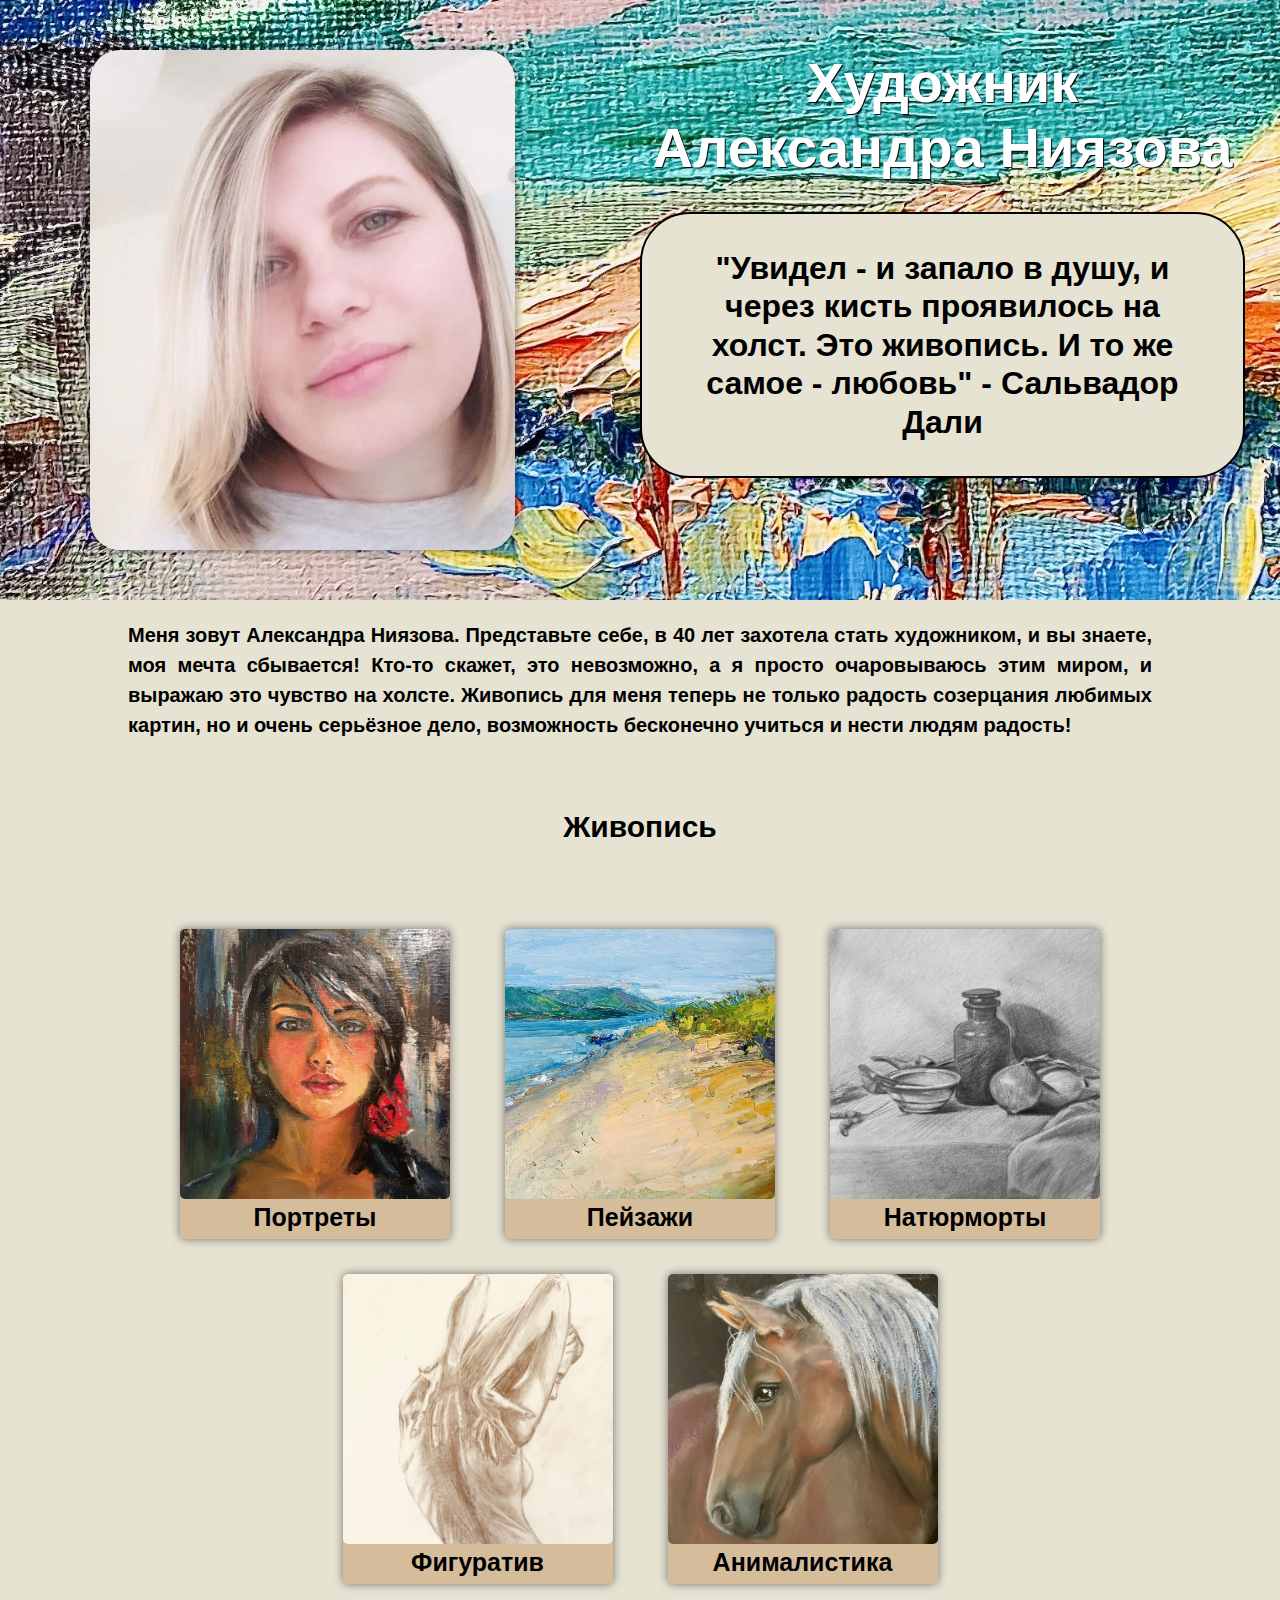
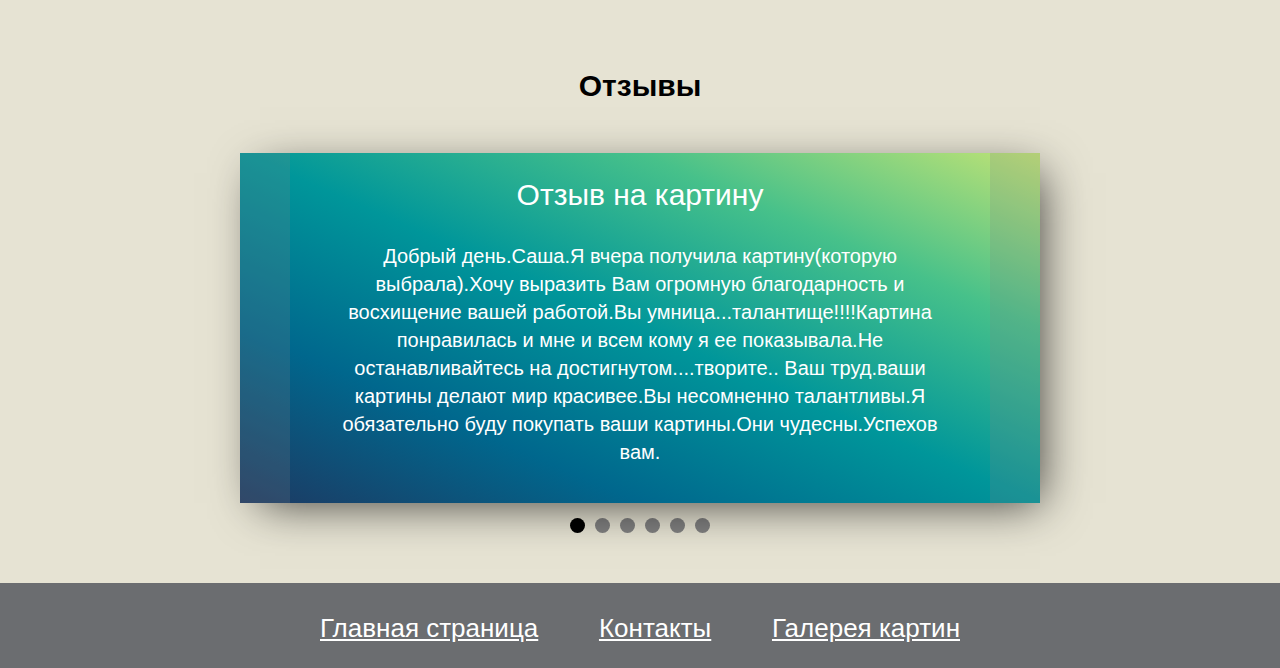
<file: painter/index.html>
<!doctype html>
<html lang="en">
<head>
    <meta charset="UTF-8">
    <meta name="viewport"
          content="width=device-width, user-scalable=no, initial-scale=1.0, maximum-scale=1.0, minimum-scale=1.0">
    <meta http-equiv="X-UA-Compatible" content="ie=edge">
    <title>Home page</title>
    <link rel="stylesheet" href="css/main.css">
</head>
<body>
<div class="top-container">
    <div class="top-container__general">
        <div class="child-left">
            <div class="top-container__child" >
                <img src="img/test/photo6.jpg" alt="">
            </div>
        </div>
        <div class="child-right">
            <div class="top-container__child">
                <h1 class="top-container__h1" > Художник <br> Александра Ниязова</h1>
                <p class="top-container__p" >"Увидел - и запало в душу, и через кисть проявилось на холст. Это живопись. И то же самое - любовь" - Сальвадор Дали </p>
            </div>
        </div>
    </div>
</div>

<div class="body-container">

    <div class="body-container__text">
        <div class="body-container__textBox">
        <p>Меня зовут Александра Ниязова. Представьте себе, в 40 лет захотела стать художником, и вы знаете, моя мечта сбывается! Кто-то скажет, это невозможно, а я просто очаровываюсь этим миром, и выражаю это чувство на холсте. Живопись для меня теперь не только радость созерцания любимых картин, но и очень серьёзное дело, возможность бесконечно учиться и нести людям радость!</p>
        </div>
    </div>


    <div class="body-container__h1">
        Живопись
    </div>
    <div class="picture-body">
        <a href="gallery.html#link-portrait" target="_blank">
            <div class="picture-box">
                <img class="picture-box__img" src="img/painting/1.png" alt="">
                <div class="picture-box__p">Портреты</div>
            </div>
        </a>
        <a href="gallery.html#link-landscape" target="_blank">
            <div class="picture-box">
                <img class="picture-box__img" src="img/painting/2.png">
                <div class="picture-box__p">Пейзажи</div>
            </div>
        </a>
        <a href="gallery.html#link-naturmort" target="_blank">
            <div class="picture-box">
                <img class="picture-box__img" src="img/painting/3.png" alt="">
                <div class="picture-box__p">Натюрморты</div>
            </div>
        </a>
        <a href="gallery.html#link-figurative" target="_blank">
            <div class="picture-box">
                <img class="picture-box__img" src="img/painting/4.png" alt="">
                <div class="picture-box__p">Фигуратив</div>
            </div>
        </a>
        <a href="gallery.html#link-animalism" target="_blank">
            <div class="picture-box">
                <img class="picture-box__img" src="img/painting/5.png" alt="">
                <div class="picture-box__p">Анималистика</div>
            </div>
        </a>
    </div>
</div>



<div class="body-container">
    <div class="body-container__h1">
        Отзывы
    </div>


<div class="flex-wrapper">
    <div class="slider-wrapper">
        <div class="slide active">
            <p class="review-name">Отзыв на картину</p>
            <p class="review-text">Добрый день.Саша.Я вчера получила картину(которую выбрала).Хочу выразить Вам огромную благодарность и восхищение вашей работой.Вы умница...талантище!!!!Картина понравилась и мне и всем кому я ее показывала.Не останавливайтесь на достигнутом....творите.. Ваш труд.ваши картины делают мир красивее.Вы несомненно талантливы.Я обязательно буду покупать ваши картины.Они чудесны.Успехов вам.</p>

        </div>
        <div class="slide">
            <p class="review-name">Отзыв на картину</p>
            <p class="review-text">Добрый день, Александра! Спасибо большое за прекрасную работу!!! Очень понравилась, как вы смогли из скучной фотографии создать такой яркий образ, как чётко передали мимику и настроение. А собачка - жемчужина этого портрета. Живой взгляд и невероятные оттенки завораживают!
                Эта работа уже третья, которую вы создаёте для моих близких! И думаю, что не последняя! Спасибо что привносите в наш мир такую красоту!!</p>
        </div>
        <div class="slide">
            <p class="review-name">Татьяна Силиванова</p>
            <p class="review-text">Сашенька ,какая красота ,какое буйство красок !!! Я бы оставила все ,как есть !!!настоящее летнее представление :яркое солнце освещает мою любимую сирень,а небо таким глубоким и высоким ты показала ,в этой картине поместился весь космос !!!
                Сашенька ,я в восторге ,браво !!!ты растёшь на глазах ,как гриб после дождя !!! Обожаю твои работы ,они прекрасны !!!
                Я все любуюсь и любуюсь этим произведением искусства и нет предела моему восторгу !!! Умничка ,Саша !!!❤❤❤спасибо тебе за эту красоту !!!</p>
        </div>
        <div class="slide">
            <p class="review-name">Ирина Петина</p>
            <p class="review-text">Саша, Ваши картины живые.... Всегда с удовольствием рассматриваю и восхищаюсь ими. Брависсимо!!! 👏👏👏👍👍👍 </p>
        </div>
        <div class="slide">
            <p class="review-name">Отзыв на картину «Волга».</p>
            <p class="review-text">Я заказала эту картину Александре Ниязовой в подарок на юбилей своей сестры. Она родилась и выросла в городе Куйбышев (Самара), но давно живет в Москве и скучает по родным краям. Александра очень постаралась и сумела передать величие и мощь реки, тонко распределила цвета на полотне. Здесь и деревце, и камни утеса, и простор и покой. Смотришь на полотно, и словно время остановилось и тебе хочется туда вернуться.</p>
        </div>
        <div class="slide">
            <p class="review-name">Отзыв на картину «Волга».</p>
            <p class="review-text">Чувственно прорисовано небо, так, что хочется лететь по нему, словно чайка.А водная гладь написана так, что кажется, сейчас сядем в нашу «Казанку» и помчим на рыбалку. Мне и моей сестре безумно понравилась эта картина! Сестра была в восторге! Растрогалась до слёз!</p>
        </div>

        <div id="btn-prev"></div>
        <div id="btn-next"></div>
    </div>
</div>
<div class="dots-wrapper">
    <span class="dot active"></span>
    <span class="dot"></span>
    <span class="dot"></span>
    <span class="dot"></span>
    <span class="dot"></span>
    <span class="dot"></span>

</div>

</div>

<div class="footer">
    <div class="footer-container">
        <a href="index.html" >Главная страница</a>
        <a href="contacts.html" >Контакты</a>
        <a href="gallery.html" >Галерея картин</a>
    </div>
</div>


</body>
<script src="js/main.js"></script>
</html>
</file>
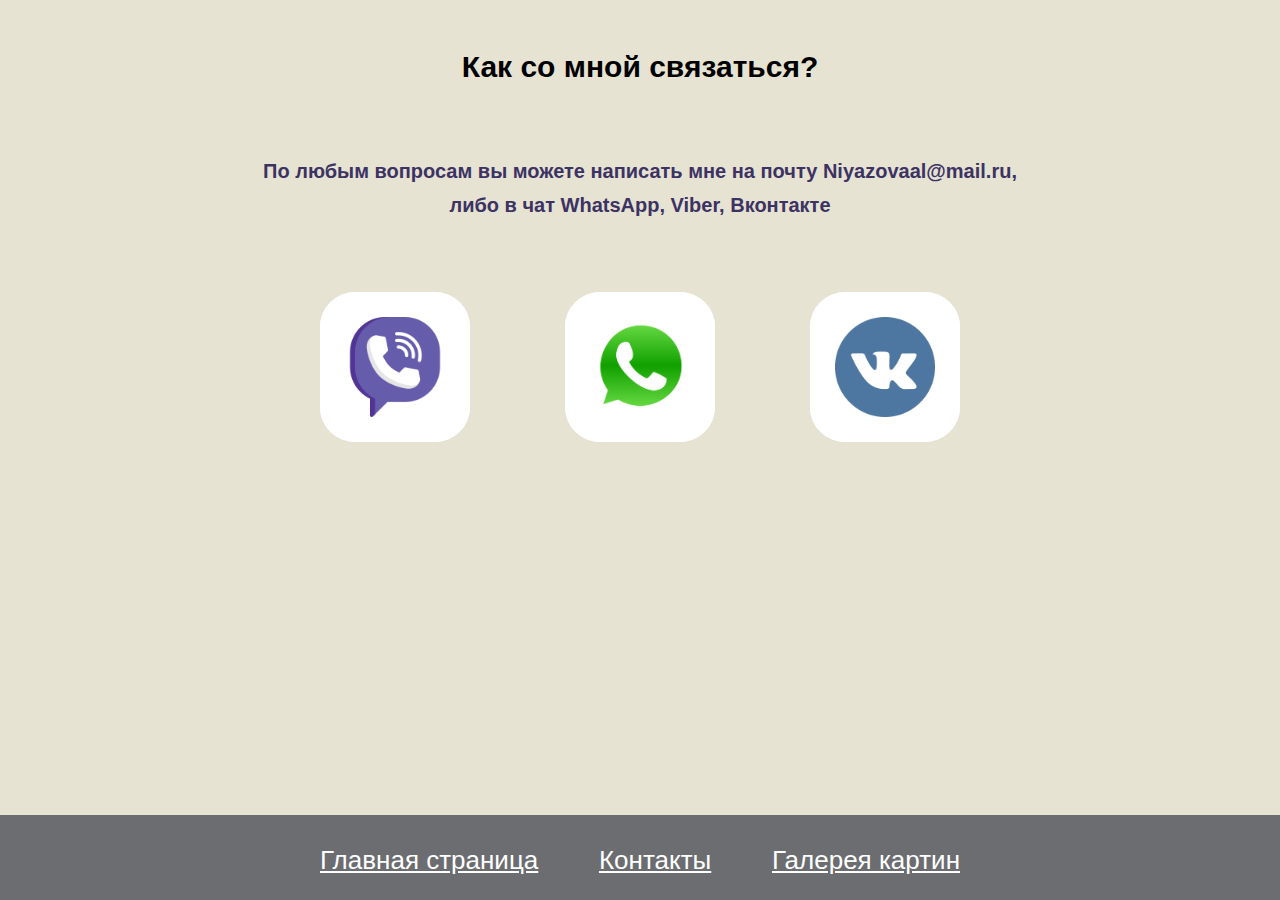
<file: painter/contacts.html>
<!DOCTYPE html>
<html lang="en">
<head>
    <meta charset="UTF-8">
    <title>contacts</title>
    <link rel="stylesheet" href="css/main.css">
</head>
<body>
<div class="extra-div">
<h1 class="body-container__h1">Как со мной связаться?</h1>
<p class="body-container__p">По любым вопросам вы можете написать мне на почту Niyazovaal@mail.ru, <br> либо в чат WhatsApp, Viber, Вконтакте </p>

<div class="links-container">
    <div class="text-box">
        <a href="https://skobelkin.ru/viber/79093422442"  target="_blank" class="btn btn-white btn-animate"><img class="img_logo" src="img/test/viber_logo.png" alt=""></a>
    </div>
    <div class="text-box">
        <a href="https://skobelkin.ru/whatsapp/79093422442" target="_blank" class="btn btn-white btn-animate"> <img class="img_logo" src="img/test/whatsApp_logo.png" alt=""></a>
    </div>
    <div class="text-box">
        <a href="https://vk.com/aniazova75" target="_blank" class="btn btn-white btn-animate"><img class="img_logo" src="img/test/vk_logo.png" alt=""></a>
    </div>


</div>
</div>
<div class="extra-footer">
<div class="footer">
    <div class="footer-container">
        <a href="index.html" >Главная страница</a>
        <a href="contacts.html" >Контакты</a>
        <a href="gallery.html" >Галерея картин</a>
    </div>
</div>
</div>
</body>
</html>
</file>
<file: painter/css/main.css>
body{
    padding: 0;
    margin: 0;
    scroll-behavior:smooth;
    font-family: sans-serif;
    background-color: #e6e3d3;
    min-height: 100vh;


}
.global-container{
    min-height: 100vh;
    display: flex;
    flex-direction: column;
    justify-content: space-between;
}
.top-container{
    height: 600px;
    width: 100%;
    background-image: url("../img/test/bg8.jpg");
    background-size: 100% 100%;
}

.top-container__general{
    margin: 0 auto;
    height: 500px;
    width: 100%;
    padding-top: 50px;
    display: flex;
    justify-content: space-between;

}
.top-container__child{
    width: 700px;
    height: 100%;
    color: white;
    margin: 0 auto;

}

.child-left{
    width: 50%;
    text-align: center;
}
.child-right{
    width: 50%;
}
.top-container__child img{
    text-align: center;
    width: auto;
    align-items: center;
    height: 100%;
    border-radius: 30px;
    box-shadow: 0 0 10px rgba(0,0,0,0.5);
}
.top-container__h1{
    text-align: center;
    font-size: 56px;
    text-shadow: 1px 1px 1px #000;
    /*background: white;*/

}
.top-container__p{
    padding: 35px 35px 35px 35px;
    text-align: center;
    font-size: 32px;
    line-height: 1.2em;
    background: #e6e3d3;
    opacity: 100%;
    color: black;
    font-weight: 600;
    border: 2px solid black;
    border-radius: 50px;
}

.body-container__text{
    width: 100%;
    /*background-color: white;*/
    font-size: 20px;
    font-weight: 600;
    text-align: center;
    line-height: 1.5em;
}
.body-container__textBox{
    width: 80%;
    margin: 0 auto;
}

.body-container__text p {
    text-align: justify;
}
.body-container__h1{
    padding: 50px 0;
    margin: 0;
    text-align: center;
    font-size: 30px;
    font-weight: 900;
}

.picture-body {
    margin: 15px auto;
    width: 1600px;
    display: flex;
    flex-wrap: wrap;
    justify-content: center;
    padding: 10px;
}

.picture-box{
    width: 270px;
    height:310px;
    margin: 10px 20px;
    background-color: #d5bd9b;
    border-radius: 5px;
    box-shadow: 0 0 10px rgba(0,0,0,0.5);
}
.picture-box__p{
    font-weight: bold;
    font-size: 25px;
    text-align: center;
    color: black;
    /*text-shadow: 1px 1px 1px #000;*/
}

.picture-box__img{
    width: 100%;
    height: auto;
    border-radius: 5px;
    /*box-shadow: 0 0 10px rgba(0,0,0,0.5);*/
}


.flex-wrapper {
    width: 100%;
    display: flex;
    justify-content: center;
}

.slider-wrapper {
    max-width: 800px;
    width: 100%;
    height: 350px;
    position: relative;
    /*background-color: #bbc2fa;*/
    /*background-image: linear-gradient(to right top, #051937, #004d7a, #008793, #00bf72, #a8eb12);*/
    background-image: linear-gradient(to right top, #1d3962, #00678d, #00969a, #47c18a, #c1e375);
    font-family: sans-serif;
    color: white;
    box-shadow: 10px 10px 44px -10px rgba(0,0,0,0.75);
}

#btn-prev, #btn-next {
    position: absolute;
    left: 0;
    top: 0;
    height: 100%;
    width: 50px;
    background-color: gray;
    opacity: 0.2;
    cursor: pointer;
    transition: opacity .2s ease-in-out;
}

#btn-prev:hover, #btn-next:hover {
    opacity: 0.1;
}


#btn-next {
    left: auto;
    right: 0;
}

.slide {
    width: 100%;
    height: 100%;
    display: none;
}
.slide p{
    text-align: center;
}

.slide.active {
    display: block;
}


.dots-wrapper {
    display: flex;
    justify-content: center;
    margin-top: 15px;
}

.dot.active {
    background-color: #000000;
}

span {
    width: 15px;
    height: 15px;
    border-radius: 50%;
    background-color: gray;
    margin-right: 10px;
    cursor: pointer;
}
span:last-child{
    margin-right: 0;
}

.img-body{
    width: 1400px;
    gap: 30px;
    margin: 15px auto;
    display: flex;
    flex-wrap: wrap;
    justify-content: center;
    padding: 10px
}
.img-body img:hover {
    opacity: 0.7;
    cursor:pointer;
}

.img-body .popup-image{
    position: fixed;
    top:0; left: 0;
    background: rgba(51, 48, 49 ,0.9);
    /*background: #e0d5db ;*/
    height: 100%;
    width:100%;
    z-index: 100;
    display: none;
}

.img-body .popup-image .span{
    position: absolute;
    top:0; right:10px;
    font-size: 60px; font-weight: bolder;
    color: #fff;
    cursor:pointer;
    z-index: 100;
}

.img-body .popup-image img{
    position:absolute;
    top: 50%; left: 50%;
    transform: translate(-50%, -50%);
    border: 5px solid #fff;
    border-radius: 5px;
    object-fit: cover;
    height: 85%;
    opacity: 100%;
    cursor: default;
}

.img-box{
    width: 380px;
    margin: 10px 50px;
    text-align: center;
    font-size: 20px;
    font-weight: 600;

}

.img-box img{
    width: 100%;
    height: auto;
    border-radius: 5px;
    box-shadow: 0 0 10px rgba(0,0,0,0.5);
}

.img-name{
    height: 80px;
    width: 1000px;
    margin-bottom: 30px;
    text-align: center;
    border-radius: 5px;
    box-shadow: 0 0 10px rgba(0,0,0,0.5);
    background-color: #bb976d;
    /*background-image: linear-gradient(to right, #2de736, #00e97a, #00e8aa, #00e5cd, #0ce0e2, #45e0e7, #63dfeb, #7bdfed, #73e6f0, #6bedf2, #64f4f2, #5ffbf1);*/
}
.picture-body a {
    text-decoration: none;
    color: black;
}
.review-name{
    padding-top: 25px;
    width: 80%;
    margin: 0 auto;
    font-size: 30px;
    font-weight: 500;
}

.review-text{
    padding-top: 30px;
    width: 80%;
    margin: 0 auto;
    font-size: 20px;
    font-weight: 500;
    line-height: 1.4em;

}


/*footer*/
.footer{
    margin-top: 50px;
    height: 85px;
    width: 100%;
    background-color: #6b6d70;
}

.footer-container{
    display: flex;
    flex-direction: row;
    margin: auto;
    text-align: center;
    justify-content: space-between;
    width: 50%;
}

.footer-container a {
    padding-top: 30px;
    color: white;
    font-size: 26px;
}

/*buttons*/

.links-container{
    display: flex;
    flex-direction: row;
    min-height: 58vh;
    width: 50%;
    margin: 0 auto;
    justify-content: space-between;
}

.body-container__p{
    font-size: 20px;
    text-align: center;
    padding-bottom: 50px;
    font-weight: 600;
    color: #3c3363;
    line-height: 1.7em;
}



/*.text-box {*/
/*    margin-left: 44vw;*/
/*    margin-top: 42vh;*/
/*}*/

.img_logo{
    width: 100%;
    height: 100%;
    background-color: white;
}

.btn:link,
.btn:visited {
    width: 100px;
    height: 100px;
    text-align: center;
    text-transform: none;
    text-decoration: none;
    padding: 25px 25px;
    display: inline-block;
    border-radius: 35px;
    transition: all .2s;
    position: relative;
    font-size: 30px;
    color: #A02AFB;
}

.btn:hover {
    transform: translateY(-3px);
    box-shadow: 0 10px 20px rgba(0, 0, 0, 0.2);
}

.btn:active {
    transform: translateY(-1px);
    box-shadow: 0 5px 10px rgba(0, 0, 0, 0.2);
}

.btn-white {
    background-color: #fff;
    color: #777;
}

.btn::after {
    content: "";
    display: inline-block;
    height: 100%;
    width: 100%;
    border-radius: 35px;
    position: absolute;
    top: 0;
    left: 0;
    z-index: -1;
    transition: all .4s;
}

.btn-white::after {
    background-color: #fff;
}

.btn:hover::after {
    transform: scaleX(1.4) scaleY(1.6);
    opacity: 0;
}

.btn-animated {
    animation: moveInBottom 5s ease-out;
    animation-fill-mode: backwards;
}

@keyframes moveInBottom {
    0% {
        opacity: 0;
        transform: translateY(30px);
    }

    100% {
        opacity: 1;
        transform: translateY(0px);
    }
}
.extra-footer{
    position: absolute;
    bottom: 0;
    width: 100%;

}

/*.extra-div{*/
/*    min-height: 95%;*/
/*}*/
/*.extra-footer{*/
/*    min-height: 5%;*/
/*}*/

@media (max-width: 1600px) {
    .picture-body{
        width: 80%;
        gap: 15px;
    }
    .img-body{
        width: 90%;
    }
    .img-body .popup-image img{
        width: 72%;
        height: auto;

    }
}

@media (max-width: 1400px) {
    .top-container__child{
        width: auto;
        margin: 0 auto;
    }
    .child-left{
        text-align: center;
    }
    .top-container__h1{
        margin: 0;
    }
    .child-right{
        padding: 0 35px;
    }
    .img-body .popup-image img{
        width: 80%;
        height: auto;

    }

}

@media (max-width: 1200px) {

    .picture-body{
        gap: 25px;
    }

    .top-container__general{
        height: 550px;
    }
    .top-container {
        height: 100%;
    }
    .top-container__child img{
        height: auto;
        width: 415px;
    }
    .top-container__h1 {
        font-size: 40px;
    }
    .top-container__p {
        font-size: 26px;
    }
    .footer-container {
        width: 80%;
    }
    .img-box{
        width: 300px;
    }
    .img-name{
        width: 85%;
    }
    .img-body .popup-image img{
        width: 80%;
        height: auto;

    }

}


@media (max-width: 992px) {
    .top-container__general{
        height: 400px;
    }
    .top-container {
        height: 100%;
    }
    .top-container__h1 {
        font-size: 30px;
    }
    .top-container__child img{
        height: auto;
        width: 315px;
    }
    .top-container__p {
        font-size: 20px;
    }
    .picture-body {
        width: 94%;
    }
    .slider-wrapper {
        width: 80%;
        height: auto;
    }
    .review-text {
        padding-bottom: 30px;
    }
    .img-body {
        width: 94%;
    }
    .img-box {
        width: 28%;
    }
    .img-box p{
        font-size:18px ;
        margin-block-start: 0.5em;
        margin-block-end: 0.5em;
    }
    .img-body .popup-image img{
        width: 80%;
        height: auto;

    }
}

@media (max-width: 768px) {
    .top-container__general{
        height: 350px;
    }
    .top-container__child img{
        width: 250px;
    }
    .child-right{
        width: 315px;
        padding: 0 15px;
    }
    .child-left{
        padding: 0 15px;
    }
    .top-container__p {
        padding: 25px 25px 25px 25px;
    }
    .top-container__p {
        font-size: 17px;
    }
    .picture-box {
        width: 160px;
        height: 188px;
        margin: 10px 20px;
    }
    .picture-box__p {
        font-size: 18px;
    }
    .review-text {
        padding:20px 20px 30px 20px;
        font-size: 14px;
    }
    .review-name {
        padding-top: 20px;
        font-size: 20px;
    }
    .footer-container{
        width: 90%;
    }
    .footer-container a {
        padding-top: 20px;
        font-size: 18px;
    }
    .footer{
        height: 65px;
    }
    .body{
        min-height: 100%;
    }
    .img-body{
        gap:5px
    }
    .img-box{
        width: 30%;
    }
    .img-body .popup-image img{
        width: 80%;
        height: auto;

    }
}

@media (max-width: 576px) {
    .top-container__general {
        height: auto;
        flex-direction: column;
    }
    .top-container__child img {
        width:70%;
    }
    .child-left {
        width: 90%;
        text-align: center;
        margin: 0 auto;
    }
    .child-right {
        width: 90%;
        text-align: center;
        margin: 0 auto;
    }
    .top-container__h1{
        font-size: 26px;
    }
    .picture-box {
        width: 80%;
        height: auto;
        margin: 10px auto;
    }
    .picture-box__img{
        margin: 0 auto;
    }
    .picture-body {
        width: 90%;
    }
    .picture-body a {
        align-items: center;
    }
    .img-box {
        width: 80%;
    }

    .footer-container a {
        padding-top: 20px;
        font-size: 15px;
    }
    .footer-container{
        width: 98%;
    }
}
</file>
